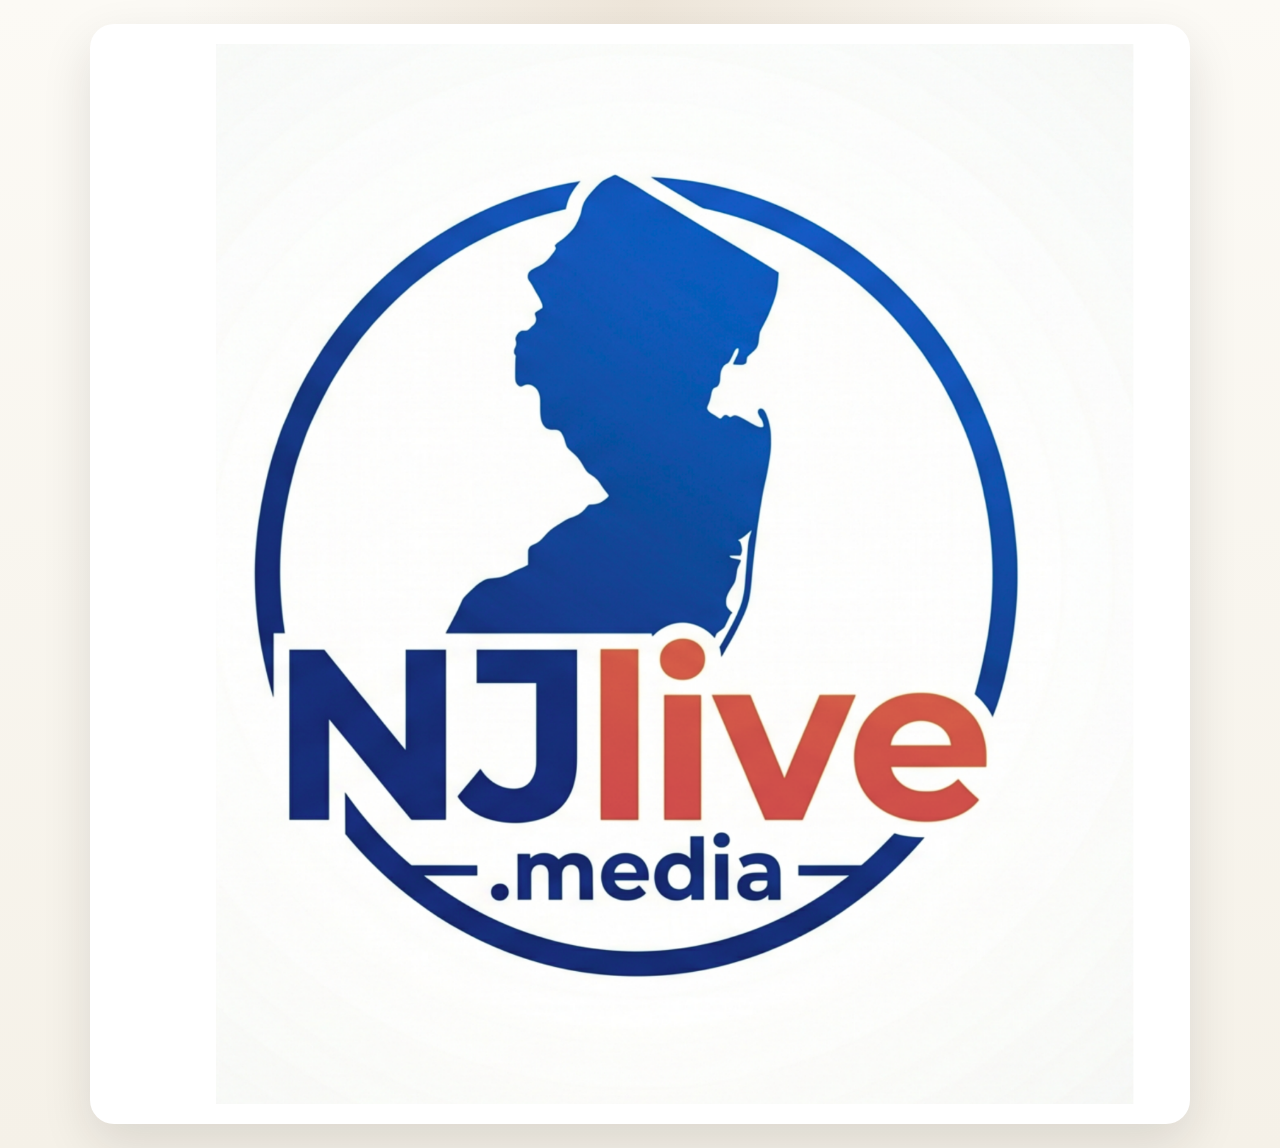
<file: index.html>
<!doctype html>
<html lang="en">
<head>
  <meta charset="utf-8">
  <meta name="viewport" content="width=device-width, initial-scale=1">
  <title>NJ Live Media</title>
  <style>
    :root {
      color-scheme: light;
      --bg: #f5f1e8;
      --card: #ffffff;
      --text: #1f1a17;
      --shadow: 0 20px 50px rgba(31, 26, 23, 0.12);
    }

    * {
      box-sizing: border-box;
    }

    body {
      margin: 0;
      min-height: 100vh;
      display: grid;
      place-items: center;
      background:
        radial-gradient(circle at top, rgba(173, 137, 93, 0.18), transparent 35%),
        linear-gradient(180deg, #fcfaf5 0%, var(--bg) 100%);
      color: var(--text);
      font-family: "Avenir Next", Avenir, "Segoe UI", sans-serif;
      padding: 24px;
    }

    main {
      width: min(100%, 1100px);
      background: var(--card);
      border-radius: 24px;
      padding: 20px;
      box-shadow: var(--shadow);
    }

    img {
      display: block;
      width: 100%;
      height: auto;
      border-radius: 16px;
    }
  </style>
</head>
<body>
  <main>
    <img src="NJ.png" alt="NJ Live Media pricing services">
  </main>
</body>
</html>
</file>
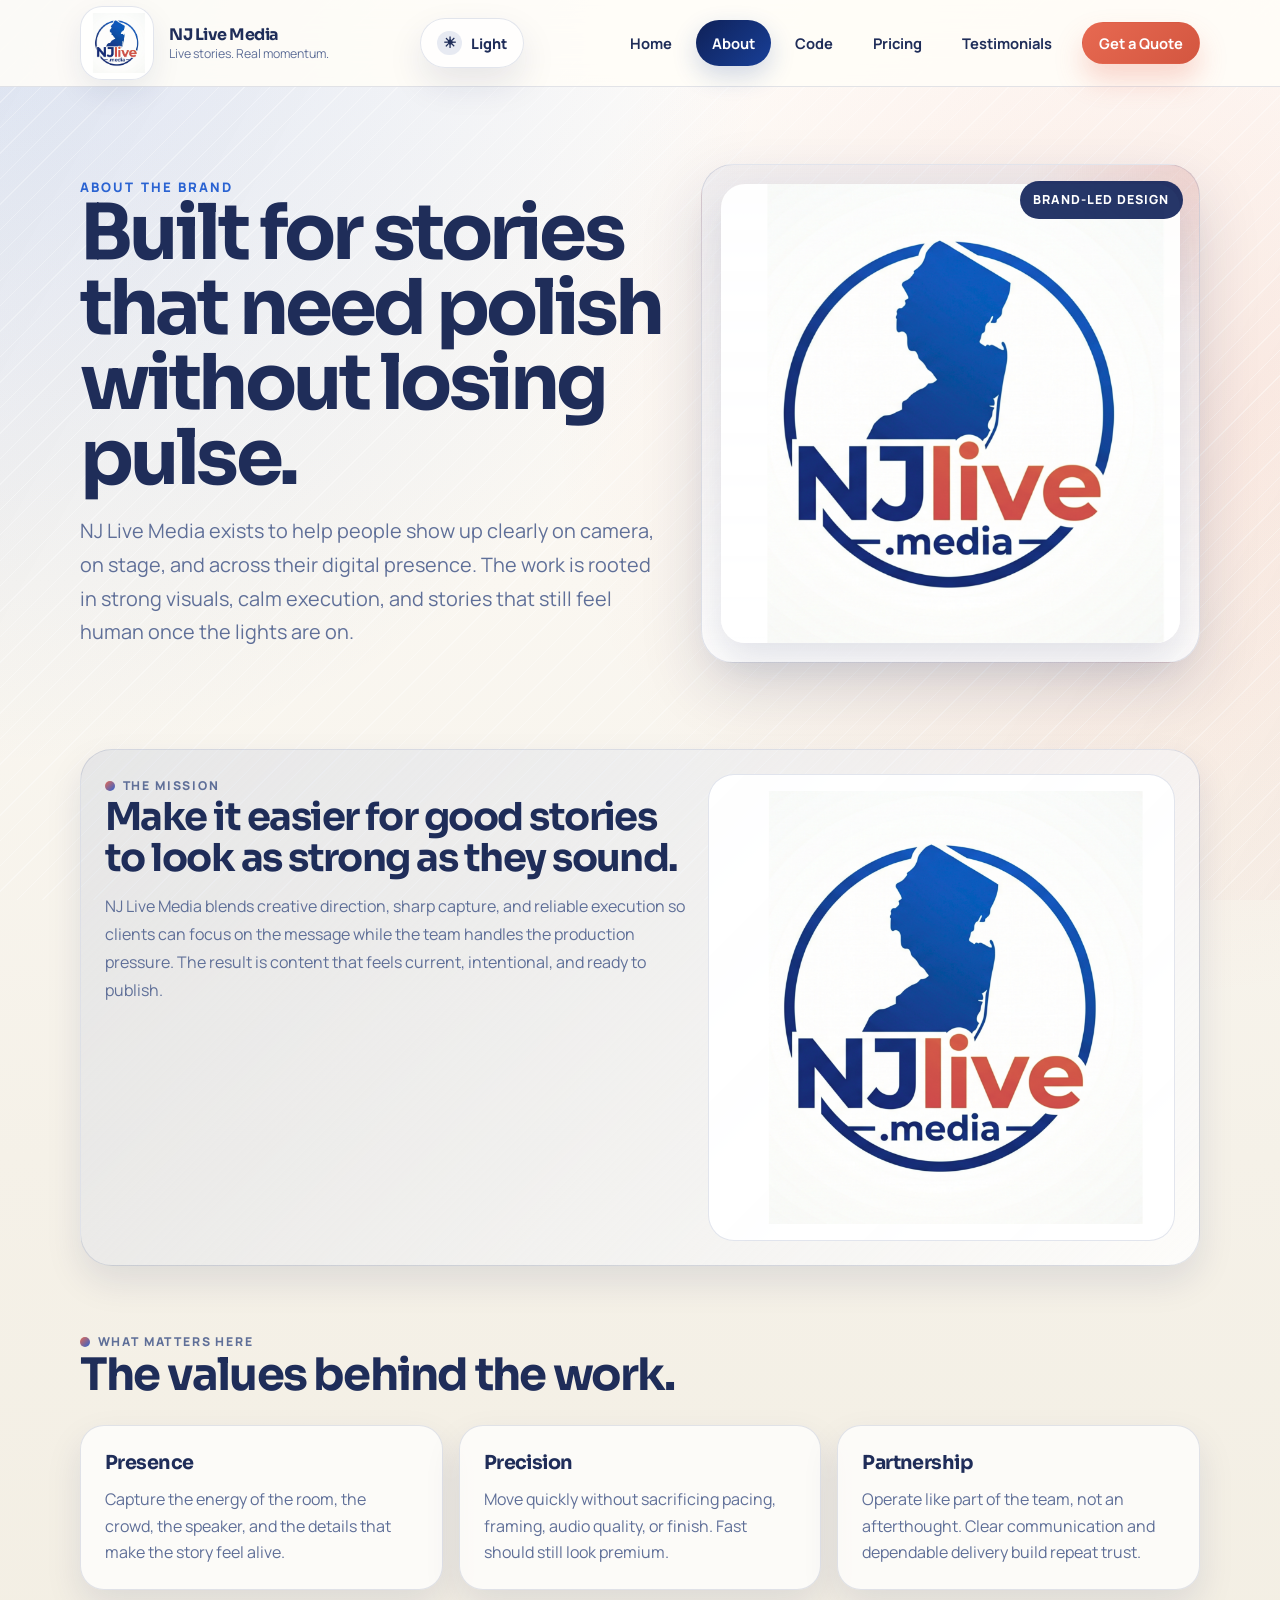
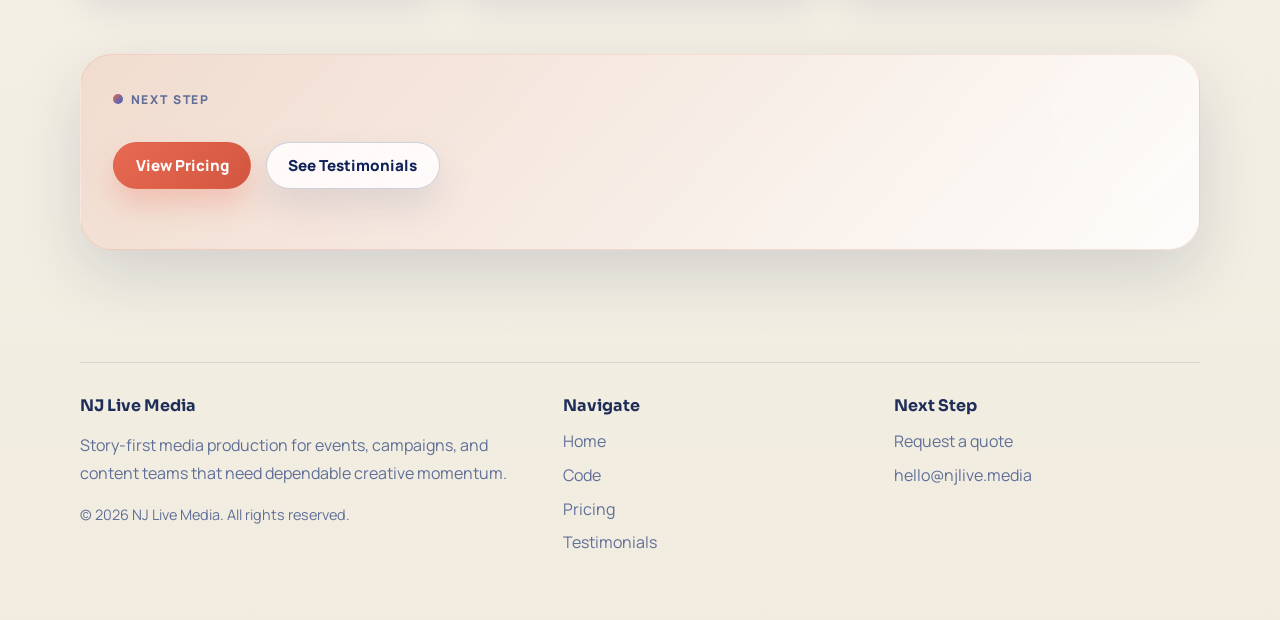
<file: About.html>
<!doctype html>
<html lang="en">
<head>
  <meta charset="utf-8">
  <meta name="viewport" content="width=device-width, initial-scale=1">
  <title>NJ Live Media | About</title>
  <meta name="description" content="Learn how NJ Live Media approaches live coverage, storytelling, and polished production partnerships.">
  <link rel="preconnect" href="https://fonts.googleapis.com">
  <link rel="preconnect" href="https://fonts.gstatic.com" crossorigin>
  <link href="https://fonts.googleapis.com/css2?family=Manrope:wght@400;500;700;800&amp;family=Sora:wght@500;600;700;800&amp;display=swap" rel="stylesheet">
  <script>
    try {
      const savedTheme = localStorage.getItem("nj-live-media-theme");
      const theme = savedTheme || (window.matchMedia("(prefers-color-scheme: dark)").matches ? "dark" : "light");
      document.documentElement.setAttribute("data-theme", theme);
    } catch (error) {}
  </script>
  <link rel="stylesheet" href="styles.css">
  <script src="site.js" defer></script>
</head>
<body>
  <div class="site-shell">
    <header class="site-header">
      <div class="container header-inner">
        <a class="brand" href="index.html">
          <span class="brand-image-wrap">
            <img class="brand-image" src="NJ-logo.png" alt="NJ Live Media logo">
          </span>
          <span>
            <span class="brand-name">NJ Live Media</span>
            <span class="brand-tag">Live stories. Real momentum.</span>
          </span>
        </a>
        <div class="header-actions">
          <button class="theme-toggle" type="button" aria-pressed="false" aria-label="Switch to dark mode">
            <span class="theme-toggle__icon" aria-hidden="true">☀</span>
            <span class="theme-toggle__label">Light</span>
          </button>
          <button class="nav-toggle" type="button" aria-expanded="false" aria-controls="site-nav">
            <span></span>
            <span></span>
            <span></span>
            <span class="sr-only">Toggle navigation</span>
          </button>
        </div>
        <nav class="site-nav" id="site-nav" aria-label="Primary">
          <a href="index.html">Home</a>
          <a href="About.html" aria-current="page">About</a>
          <a href="code.html">Code</a>
          <a href="Pricing.html">Pricing</a>
          <a href="testimonials.html">Testimonials</a>
          <a class="button button--primary nav-button" href="Pricing.html#contact">Get a Quote</a>
        </nav>
      </div>
    </header>

    <main class="page-main">
      <section class="hero">
        <div class="container hero-grid">
          <div class="hero-copy reveal">
            <p class="kicker">About the brand</p>
            <h1>Built for stories that need polish without losing pulse.</h1>
            <p class="lead">NJ Live Media exists to help people show up clearly on camera, on stage, and across their digital presence. The work is rooted in strong visuals, calm execution, and stories that still feel human once the lights are on.</p>
          </div>
          <div class="visual-card reveal" data-delay="2">
            <div class="floating-note">Brand-led design</div>
            <img src="NJ-logo.png" alt="NJ Live Media logo">
          </div>
        </div>
      </section>

      <section class="section">
        <div class="container split-panel">
          <div>
            <p class="eyebrow">The mission</p>
            <h2>Make it easier for good stories to look as strong as they sound.</h2>
            <p>NJ Live Media blends creative direction, sharp capture, and reliable execution so clients can focus on the message while the team handles the production pressure. The result is content that feels current, intentional, and ready to publish.</p>
          </div>
          <div class="logo-card">
            <img src="NJ-logo.png" alt="NJ Live Media wordmark">
          </div>
        </div>
      </section>

      <section class="section">
        <div class="container">
          <div class="section-heading">
            <div>
              <p class="eyebrow">What matters here</p>
              <h2>The values behind the work.</h2>
            </div>
          </div>
          <div class="grid-3">
            <article class="card reveal">
              <h3>Presence</h3>
              <p>Capture the energy of the room, the crowd, the speaker, and the details that make the story feel alive.</p>
            </article>
            <article class="card reveal" data-delay="2">
              <h3>Precision</h3>
              <p>Move quickly without sacrificing pacing, framing, audio quality, or finish. Fast should still look premium.</p>
            </article>
            <article class="card reveal" data-delay="3">
              <h3>Partnership</h3>
              <p>Operate like part of the team, not an afterthought. Clear communication and dependable delivery build repeat trust.</p>
            </article>
          </div>
        </div>
      </section>

      <section class="section">
        <div class="container">
          <div class="callout">
            <p class="eyebrow">Next step</p>
            <div class="hero-actions">
              <a class="button button--primary" href="Pricing.html">View Pricing</a>
              <a class="button button--secondary" href="testimonials.html">See Testimonials</a>
            </div>
          </div>
        </div>
      </section>
    </main>

    <footer class="footer">
      <div class="container footer-inner">
        <div>
          <strong>NJ Live Media</strong>
          <p>Story-first media production for events, campaigns, and content teams that need dependable creative momentum.</p>
          <p class="footer-note">&copy; <span data-year></span> NJ Live Media. All rights reserved.</p>
        </div>
        <div>
          <strong>Navigate</strong>
          <div class="footer-links">
            <a href="index.html">Home</a>
            <a href="code.html">Code</a>
            <a href="Pricing.html">Pricing</a>
            <a href="testimonials.html">Testimonials</a>
          </div>
        </div>
        <div>
          <strong>Next Step</strong>
          <div class="footer-links">
            <a href="Pricing.html#contact">Request a quote</a>
            <a href="mailto:hello@njlive.media?subject=NJ%20Live%20Media%20Inquiry">hello@njlive.media</a>
          </div>
        </div>
      </div>
    </footer>
  </div>
</body>
</html>
</file>
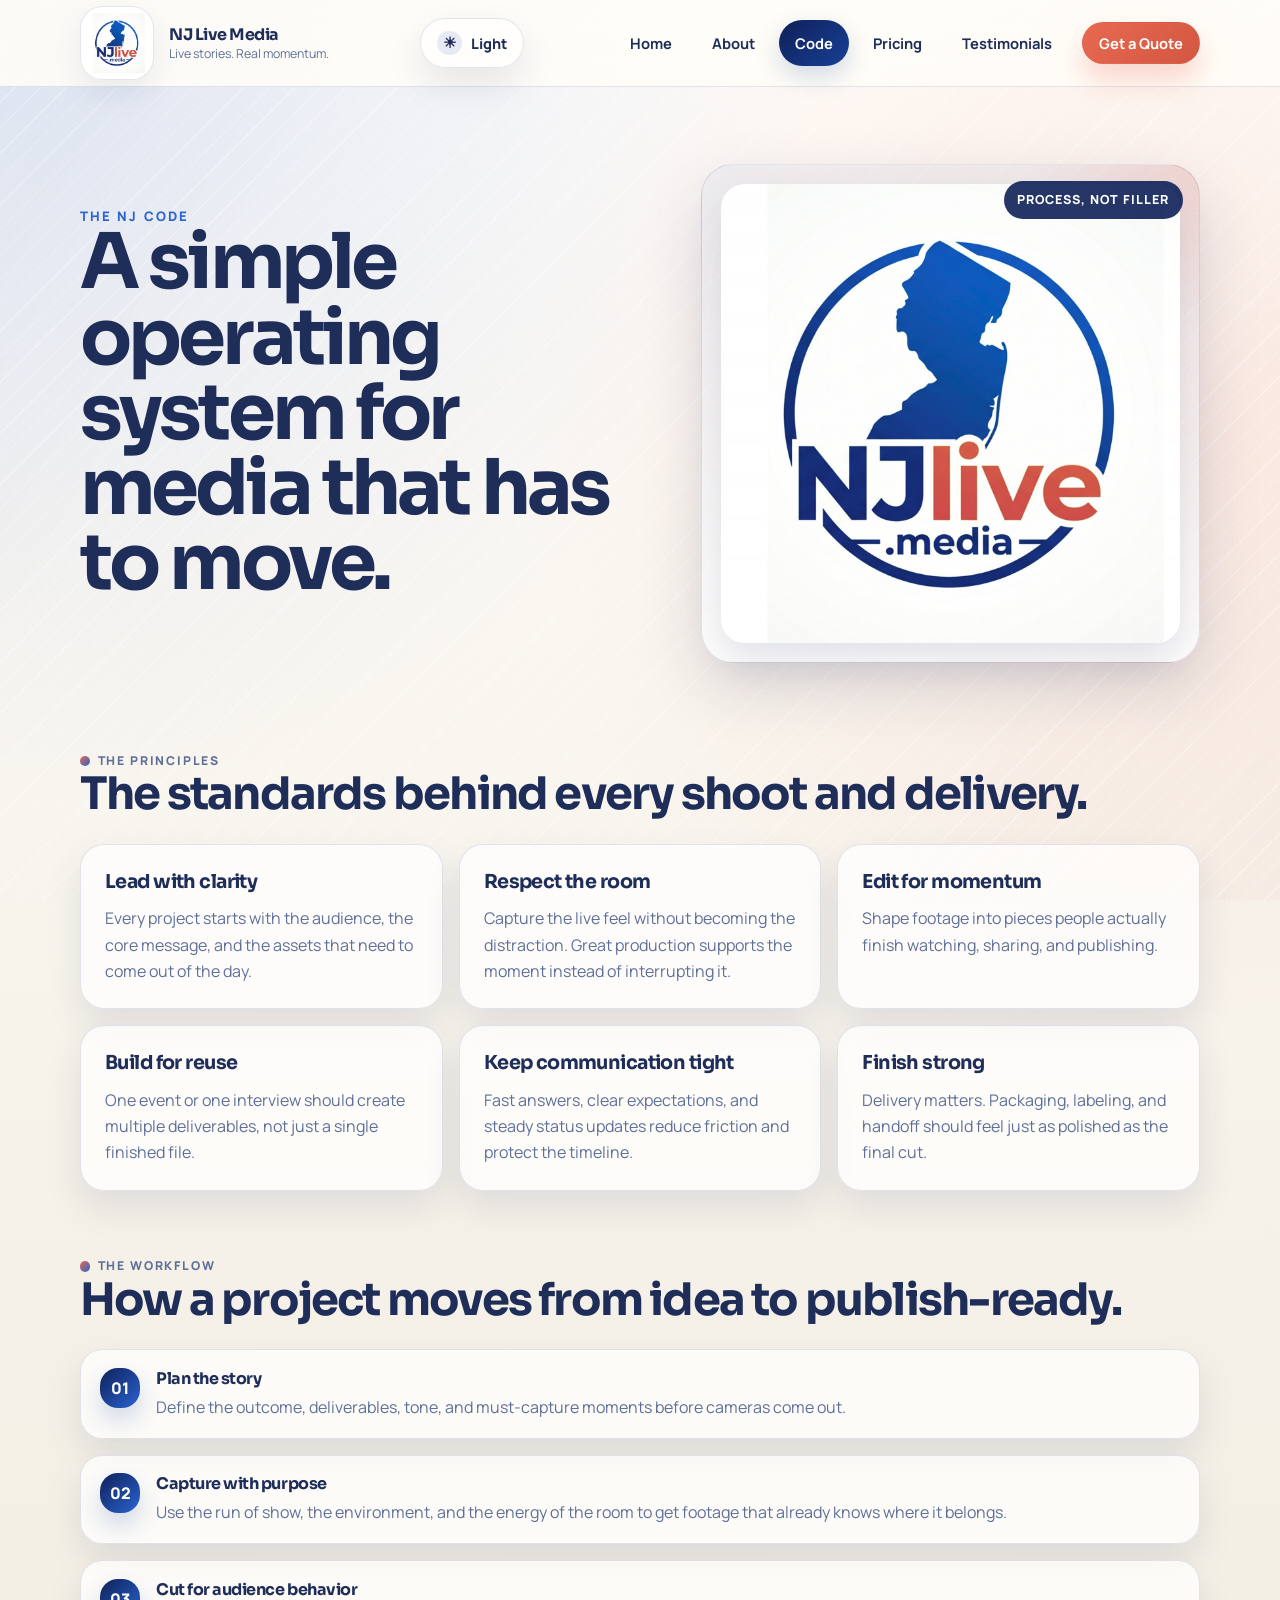
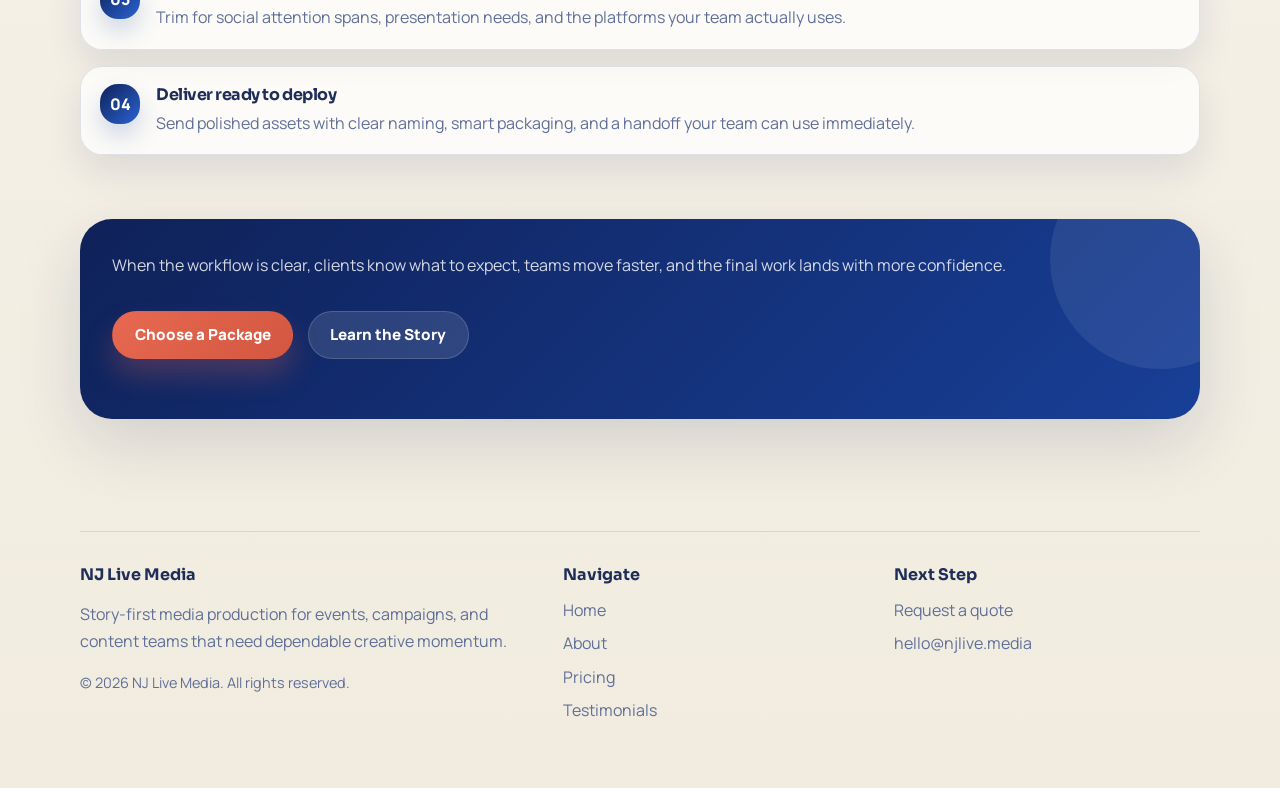
<file: code.html>
<!doctype html>
<html lang="en">
<head>
  <meta charset="utf-8">
  <meta name="viewport" content="width=device-width, initial-scale=1">
  <title>NJ Live Media | Code</title>
  <meta name="description" content="The NJ Code outlines how NJ Live Media plans, captures, edits, and delivers story-driven media work.">
  <link rel="preconnect" href="https://fonts.googleapis.com">
  <link rel="preconnect" href="https://fonts.gstatic.com" crossorigin>
  <link href="https://fonts.googleapis.com/css2?family=Manrope:wght@400;500;700;800&amp;family=Sora:wght@500;600;700;800&amp;display=swap" rel="stylesheet">
  <script>
    try {
      const savedTheme = localStorage.getItem("nj-live-media-theme");
      const theme = savedTheme || (window.matchMedia("(prefers-color-scheme: dark)").matches ? "dark" : "light");
      document.documentElement.setAttribute("data-theme", theme);
    } catch (error) {}
  </script>
  <link rel="stylesheet" href="styles.css">
  <script src="site.js" defer></script>
</head>
<body>
  <div class="site-shell">
    <header class="site-header">
      <div class="container header-inner">
        <a class="brand" href="index.html">
          <span class="brand-image-wrap">
            <img class="brand-image" src="NJ-logo.png" alt="NJ Live Media logo">
          </span>
          <span>
            <span class="brand-name">NJ Live Media</span>
            <span class="brand-tag">Live stories. Real momentum.</span>
          </span>
        </a>
        <div class="header-actions">
          <button class="theme-toggle" type="button" aria-pressed="false" aria-label="Switch to dark mode">
            <span class="theme-toggle__icon" aria-hidden="true">☀</span>
            <span class="theme-toggle__label">Light</span>
          </button>
          <button class="nav-toggle" type="button" aria-expanded="false" aria-controls="site-nav">
            <span></span>
            <span></span>
            <span></span>
            <span class="sr-only">Toggle navigation</span>
          </button>
        </div>
        <nav class="site-nav" id="site-nav" aria-label="Primary">
          <a href="index.html">Home</a>
          <a href="About.html">About</a>
          <a href="code.html" aria-current="page">Code</a>
          <a href="Pricing.html">Pricing</a>
          <a href="testimonials.html">Testimonials</a>
          <a class="button button--primary nav-button" href="Pricing.html#contact">Get a Quote</a>
        </nav>
      </div>
    </header>

    <main class="page-main">
      <section class="hero">
        <div class="container hero-grid">
          <div class="hero-copy reveal">
            <p class="kicker">The NJ Code</p>
            <h1>A simple operating system for media that has to move.</h1>
          </div>
          <div class="visual-card reveal" data-delay="2">
            <div class="floating-note">Process, not filler</div>
            <img src="NJ-logo.png" alt="NJ Live Media logo on the code page">
          </div>
        </div>
      </section>

      <section class="section">
        <div class="container">
          <div class="section-heading">
            <div>
              <p class="eyebrow">The principles</p>
              <h2>The standards behind every shoot and delivery.</h2>
            </div>
          </div>
          <div class="grid-3">
            <article class="card reveal">
              <h3>Lead with clarity</h3>
              <p>Every project starts with the audience, the core message, and the assets that need to come out of the day.</p>
            </article>
            <article class="card reveal" data-delay="2">
              <h3>Respect the room</h3>
              <p>Capture the live feel without becoming the distraction. Great production supports the moment instead of interrupting it.</p>
            </article>
            <article class="card reveal" data-delay="3">
              <h3>Edit for momentum</h3>
              <p>Shape footage into pieces people actually finish watching, sharing, and publishing.</p>
            </article>
            <article class="card reveal">
              <h3>Build for reuse</h3>
              <p>One event or one interview should create multiple deliverables, not just a single finished file.</p>
            </article>
            <article class="card reveal" data-delay="2">
              <h3>Keep communication tight</h3>
              <p>Fast answers, clear expectations, and steady status updates reduce friction and protect the timeline.</p>
            </article>
            <article class="card reveal" data-delay="3">
              <h3>Finish strong</h3>
              <p>Delivery matters. Packaging, labeling, and handoff should feel just as polished as the final cut.</p>
            </article>
          </div>
        </div>
      </section>

      <section class="section">
        <div class="container">
          <div class="section-heading">
            <div>
              <p class="eyebrow">The workflow</p>
              <h2>How a project moves from idea to publish-ready.</h2>
            </div>
          </div>
          <div class="process-list">
            <article class="process-step">
              <div class="process-number">01</div>
              <div>
                <strong>Plan the story</strong>
                <p>Define the outcome, deliverables, tone, and must-capture moments before cameras come out.</p>
              </div>
            </article>
            <article class="process-step">
              <div class="process-number">02</div>
              <div>
                <strong>Capture with purpose</strong>
                <p>Use the run of show, the environment, and the energy of the room to get footage that already knows where it belongs.</p>
              </div>
            </article>
            <article class="process-step">
              <div class="process-number">03</div>
              <div>
                <strong>Cut for audience behavior</strong>
                <p>Trim for social attention spans, presentation needs, and the platforms your team actually uses.</p>
              </div>
            </article>
            <article class="process-step">
              <div class="process-number">04</div>
              <div>
                <strong>Deliver ready to deploy</strong>
                <p>Send polished assets with clear naming, smart packaging, and a handoff your team can use immediately.</p>
              </div>
            </article>
          </div>
        </div>
      </section>

      <section class="section">
        <div class="container">
          <div class="band">
            <p>When the workflow is clear, clients know what to expect, teams move faster, and the final work lands with more confidence.</p>
            <div class="hero-actions">
              <a class="button button--primary" href="Pricing.html">Choose a Package</a>
              <a class="button button--secondary" href="About.html">Learn the Story</a>
            </div>
          </div>
        </div>
      </section>
    </main>

    <footer class="footer">
      <div class="container footer-inner">
        <div>
          <strong>NJ Live Media</strong>
          <p>Story-first media production for events, campaigns, and content teams that need dependable creative momentum.</p>
          <p class="footer-note">&copy; <span data-year></span> NJ Live Media. All rights reserved.</p>
        </div>
        <div>
          <strong>Navigate</strong>
          <div class="footer-links">
            <a href="index.html">Home</a>
            <a href="About.html">About</a>
            <a href="Pricing.html">Pricing</a>
            <a href="testimonials.html">Testimonials</a>
          </div>
        </div>
        <div>
          <strong>Next Step</strong>
          <div class="footer-links">
            <a href="Pricing.html#contact">Request a quote</a>
            <a href="mailto:hello@njlive.media?subject=NJ%20Live%20Media%20Inquiry">hello@njlive.media</a>
          </div>
        </div>
      </div>
    </footer>
  </div>
</body>
</html>
</file>
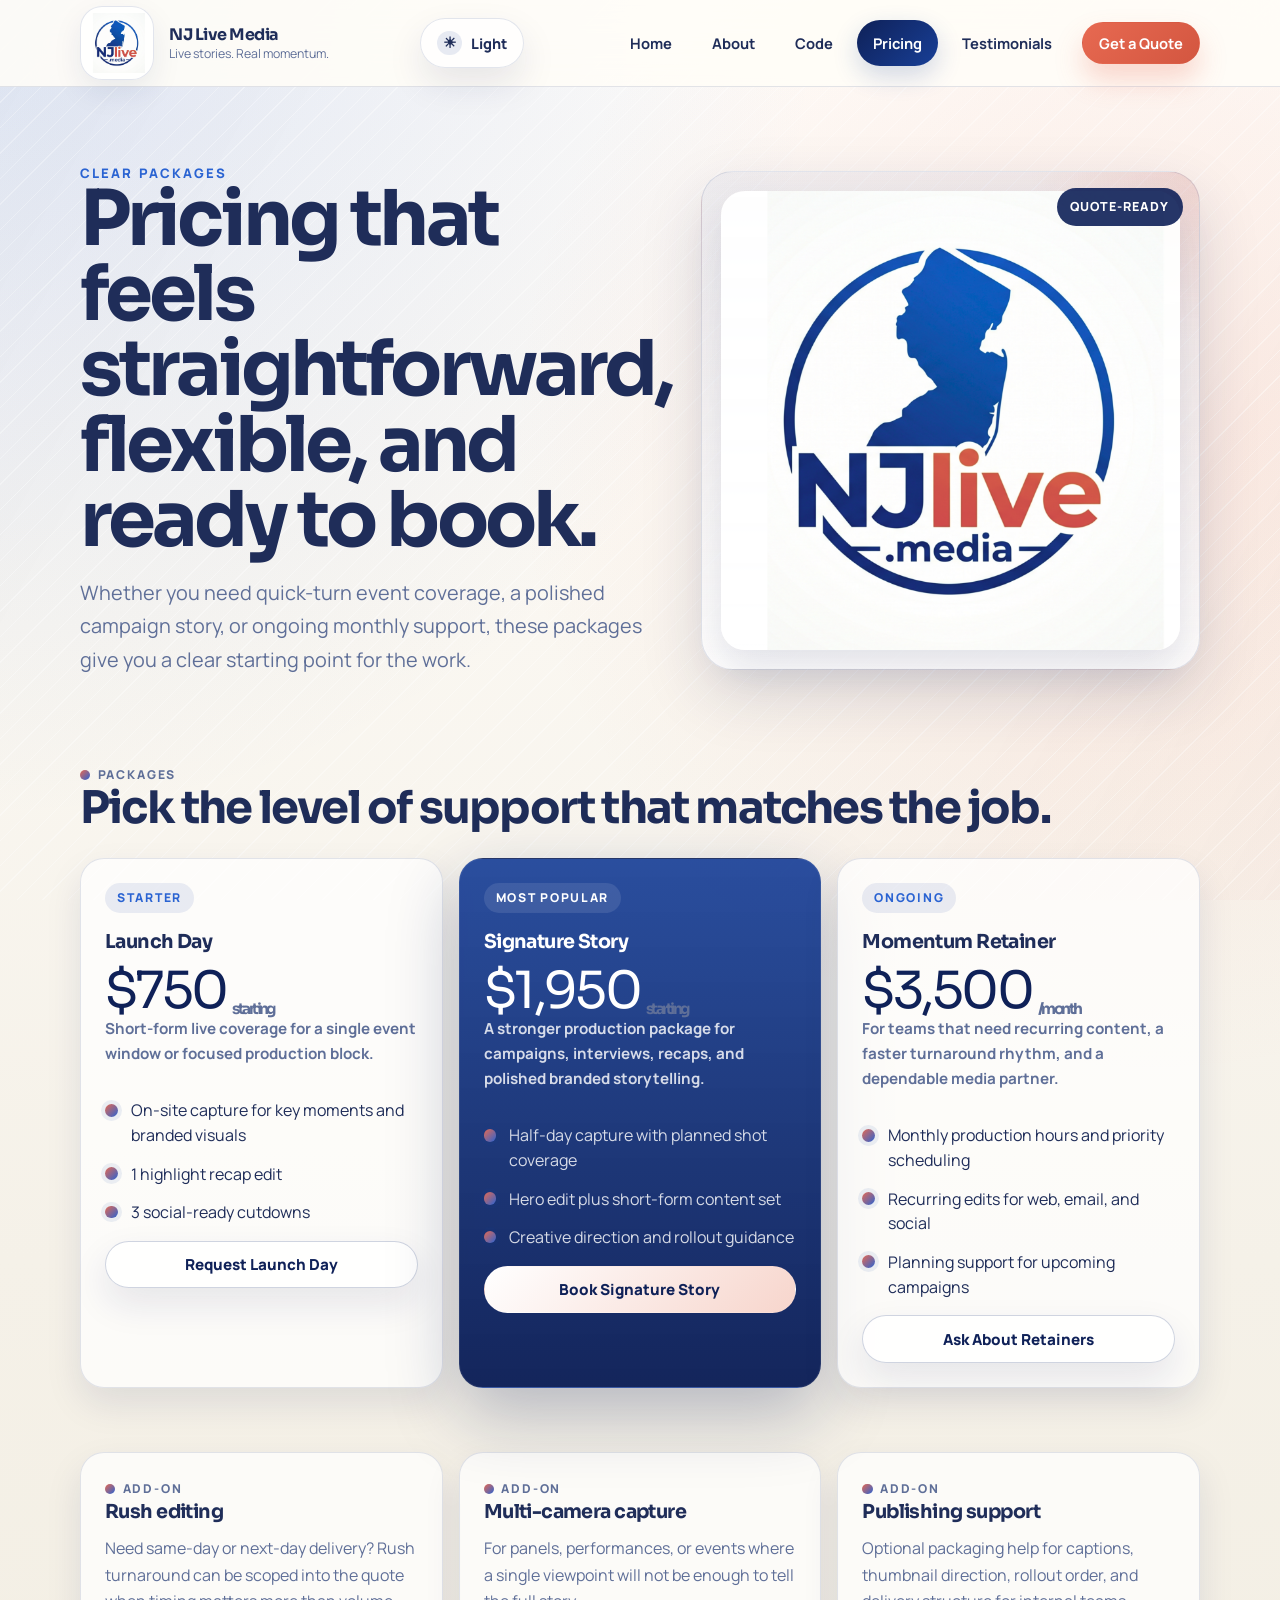
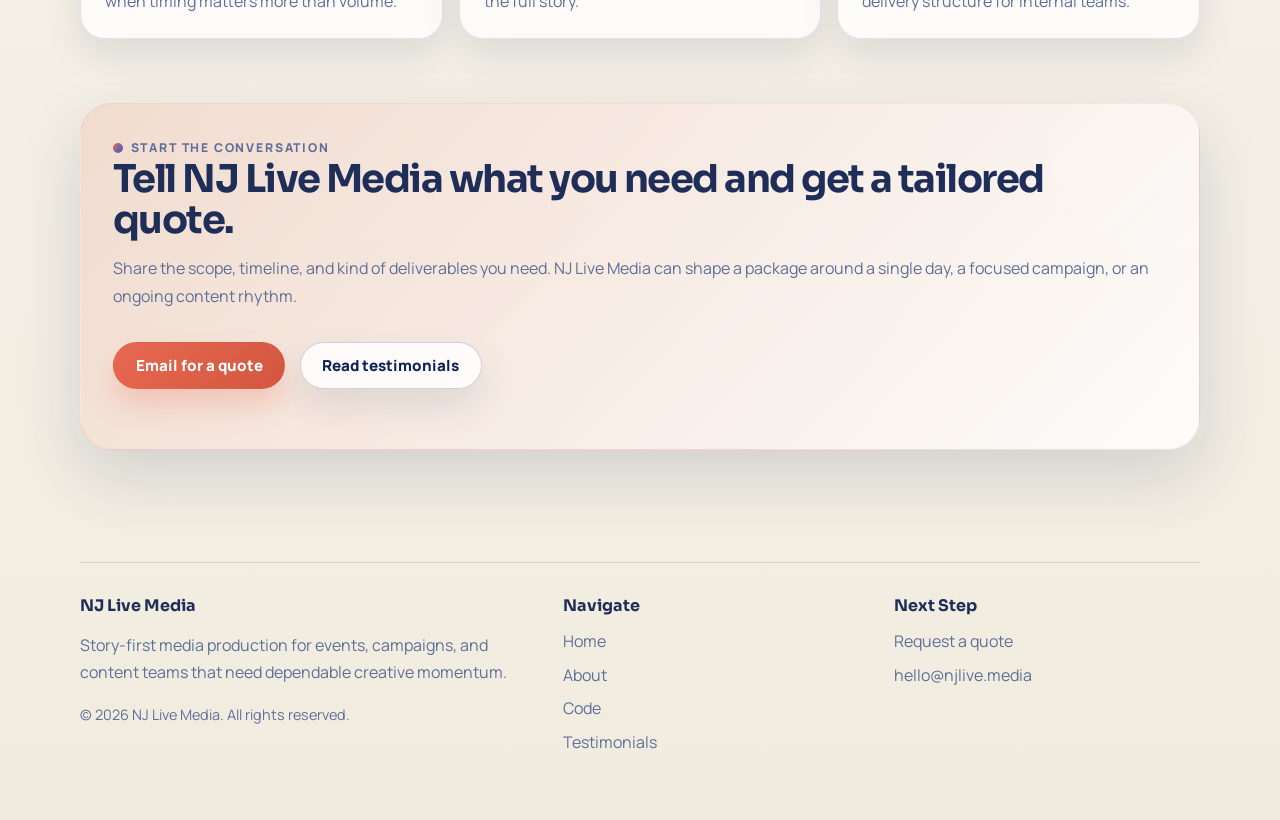
<file: Pricing.html>
<!doctype html>
<html lang="en">
<head>
  <meta charset="utf-8">
  <meta name="viewport" content="width=device-width, initial-scale=1">
  <title>NJ Live Media | Pricing</title>
  <meta name="description" content="Pricing and project packages for NJ Live Media live coverage, content production, and ongoing media support.">
  <link rel="preconnect" href="https://fonts.googleapis.com">
  <link rel="preconnect" href="https://fonts.gstatic.com" crossorigin>
  <link href="https://fonts.googleapis.com/css2?family=Manrope:wght@400;500;700;800&amp;family=Sora:wght@500;600;700;800&amp;display=swap" rel="stylesheet">
  <script>
    try {
      const savedTheme = localStorage.getItem("nj-live-media-theme");
      const theme = savedTheme || (window.matchMedia("(prefers-color-scheme: dark)").matches ? "dark" : "light");
      document.documentElement.setAttribute("data-theme", theme);
    } catch (error) {}
  </script>
  <link rel="stylesheet" href="styles.css">
  <script src="site.js" defer></script>
</head>
<body>
  <div class="site-shell">
    <header class="site-header">
      <div class="container header-inner">
        <a class="brand" href="index.html">
          <span class="brand-image-wrap">
            <img class="brand-image" src="NJ-logo.png" alt="NJ Live Media logo">
          </span>
          <span>
            <span class="brand-name">NJ Live Media</span>
            <span class="brand-tag">Live stories. Real momentum.</span>
          </span>
        </a>
        <div class="header-actions">
          <button class="theme-toggle" type="button" aria-pressed="false" aria-label="Switch to dark mode">
            <span class="theme-toggle__icon" aria-hidden="true">☀</span>
            <span class="theme-toggle__label">Light</span>
          </button>
          <button class="nav-toggle" type="button" aria-expanded="false" aria-controls="site-nav">
            <span></span>
            <span></span>
            <span></span>
            <span class="sr-only">Toggle navigation</span>
          </button>
        </div>
        <nav class="site-nav" id="site-nav" aria-label="Primary">
          <a href="index.html">Home</a>
          <a href="About.html">About</a>
          <a href="code.html">Code</a>
          <a href="Pricing.html" aria-current="page">Pricing</a>
          <a href="testimonials.html">Testimonials</a>
          <a class="button button--primary nav-button" href="#contact">Get a Quote</a>
        </nav>
      </div>
    </header>

    <main class="page-main">
      <section class="hero">
        <div class="container hero-grid">
          <div class="hero-copy reveal">
            <p class="kicker">Clear packages</p>
            <h1>Pricing that feels straightforward, flexible, and ready to book.</h1>
            <p class="lead">Whether you need quick-turn event coverage, a polished campaign story, or ongoing monthly support, these packages give you a clear starting point for the work.</p>
          </div>
          <div class="visual-card reveal" data-delay="2">
            <div class="floating-note">Quote-ready</div>
            <img src="NJ-logo.png" alt="NJ Live Media logo on pricing page">
          </div>
        </div>
      </section>

      <section class="section" id="plans">
        <div class="container">
          <div class="section-heading">
            <div>
              <p class="eyebrow">Packages</p>
              <h2>Pick the level of support that matches the job.</h2>
            </div>
          </div>
          <div class="grid-3">
            <article class="price-card reveal">
              <span class="plan-label">Starter</span>
              <div>
                <h3>Launch Day</h3>
                <div class="price">$750 <small>starting</small></div>
                <p class="price-meta">Short-form live coverage for a single event window or focused production block.</p>
              </div>
              <ul class="list-check">
                <li>On-site capture for key moments and branded visuals</li>
                <li>1 highlight recap edit</li>
                <li>3 social-ready cutdowns</li>
              </ul>
              <a class="button button--secondary" href="#contact">Request Launch Day</a>
            </article>

            <article class="price-card featured reveal" data-delay="2">
              <span class="plan-label">Most Popular</span>
              <div>
                <h3>Signature Story</h3>
                <div class="price">$1,950 <small>starting</small></div>
                <p class="price-meta">A stronger production package for campaigns, interviews, recaps, and polished branded storytelling.</p>
              </div>
              <ul class="list-check">
                <li>Half-day capture with planned shot coverage</li>
                <li>Hero edit plus short-form content set</li>
                <li>Creative direction and rollout guidance</li>
              </ul>
              <a class="button button--primary" href="#contact">Book Signature Story</a>
            </article>

            <article class="price-card reveal" data-delay="3">
              <span class="plan-label">Ongoing</span>
              <div>
                <h3>Momentum Retainer</h3>
                <div class="price">$3,500 <small>/ month</small></div>
                <p class="price-meta">For teams that need recurring content, a faster turnaround rhythm, and a dependable media partner.</p>
              </div>
              <ul class="list-check">
                <li>Monthly production hours and priority scheduling</li>
                <li>Recurring edits for web, email, and social</li>
                <li>Planning support for upcoming campaigns</li>
              </ul>
              <a class="button button--secondary" href="#contact">Ask About Retainers</a>
            </article>
          </div>
        </div>
      </section>

      <section class="section">
        <div class="container">
          <div class="grid-3">
            <article class="detail-card">
              <p class="eyebrow">Add-on</p>
              <h3>Rush editing</h3>
              <p>Need same-day or next-day delivery? Rush turnaround can be scoped into the quote when timing matters more than volume.</p>
            </article>
            <article class="detail-card">
              <p class="eyebrow">Add-on</p>
              <h3>Multi-camera capture</h3>
              <p>For panels, performances, or events where a single viewpoint will not be enough to tell the full story.</p>
            </article>
            <article class="detail-card">
              <p class="eyebrow">Add-on</p>
              <h3>Publishing support</h3>
              <p>Optional packaging help for captions, thumbnail direction, rollout order, and delivery structure for internal teams.</p>
            </article>
          </div>
        </div>
      </section>

      <section class="section" id="contact">
        <div class="container">
          <div class="callout">
            <p class="eyebrow">Start the conversation</p>
            <h2>Tell NJ Live Media what you need and get a tailored quote.</h2>
            <p>Share the scope, timeline, and kind of deliverables you need. NJ Live Media can shape a package around a single day, a focused campaign, or an ongoing content rhythm.</p>
            <div class="hero-actions">
              <a class="button button--primary" href="mailto:hello@njlive.media?subject=Quote%20Request%20for%20NJ%20Live%20Media">Email for a quote</a>
              <a class="button button--secondary" href="testimonials.html">Read testimonials</a>
            </div>
          </div>
        </div>
      </section>
    </main>

    <footer class="footer">
      <div class="container footer-inner">
        <div>
          <strong>NJ Live Media</strong>
          <p>Story-first media production for events, campaigns, and content teams that need dependable creative momentum.</p>
          <p class="footer-note">&copy; <span data-year></span> NJ Live Media. All rights reserved.</p>
        </div>
        <div>
          <strong>Navigate</strong>
          <div class="footer-links">
            <a href="index.html">Home</a>
            <a href="About.html">About</a>
            <a href="code.html">Code</a>
            <a href="testimonials.html">Testimonials</a>
          </div>
        </div>
        <div>
          <strong>Next Step</strong>
          <div class="footer-links">
            <a href="#contact">Request a quote</a>
            <a href="mailto:hello@njlive.media?subject=NJ%20Live%20Media%20Inquiry">hello@njlive.media</a>
          </div>
        </div>
      </div>
    </footer>
  </div>
</body>
</html>
</file>
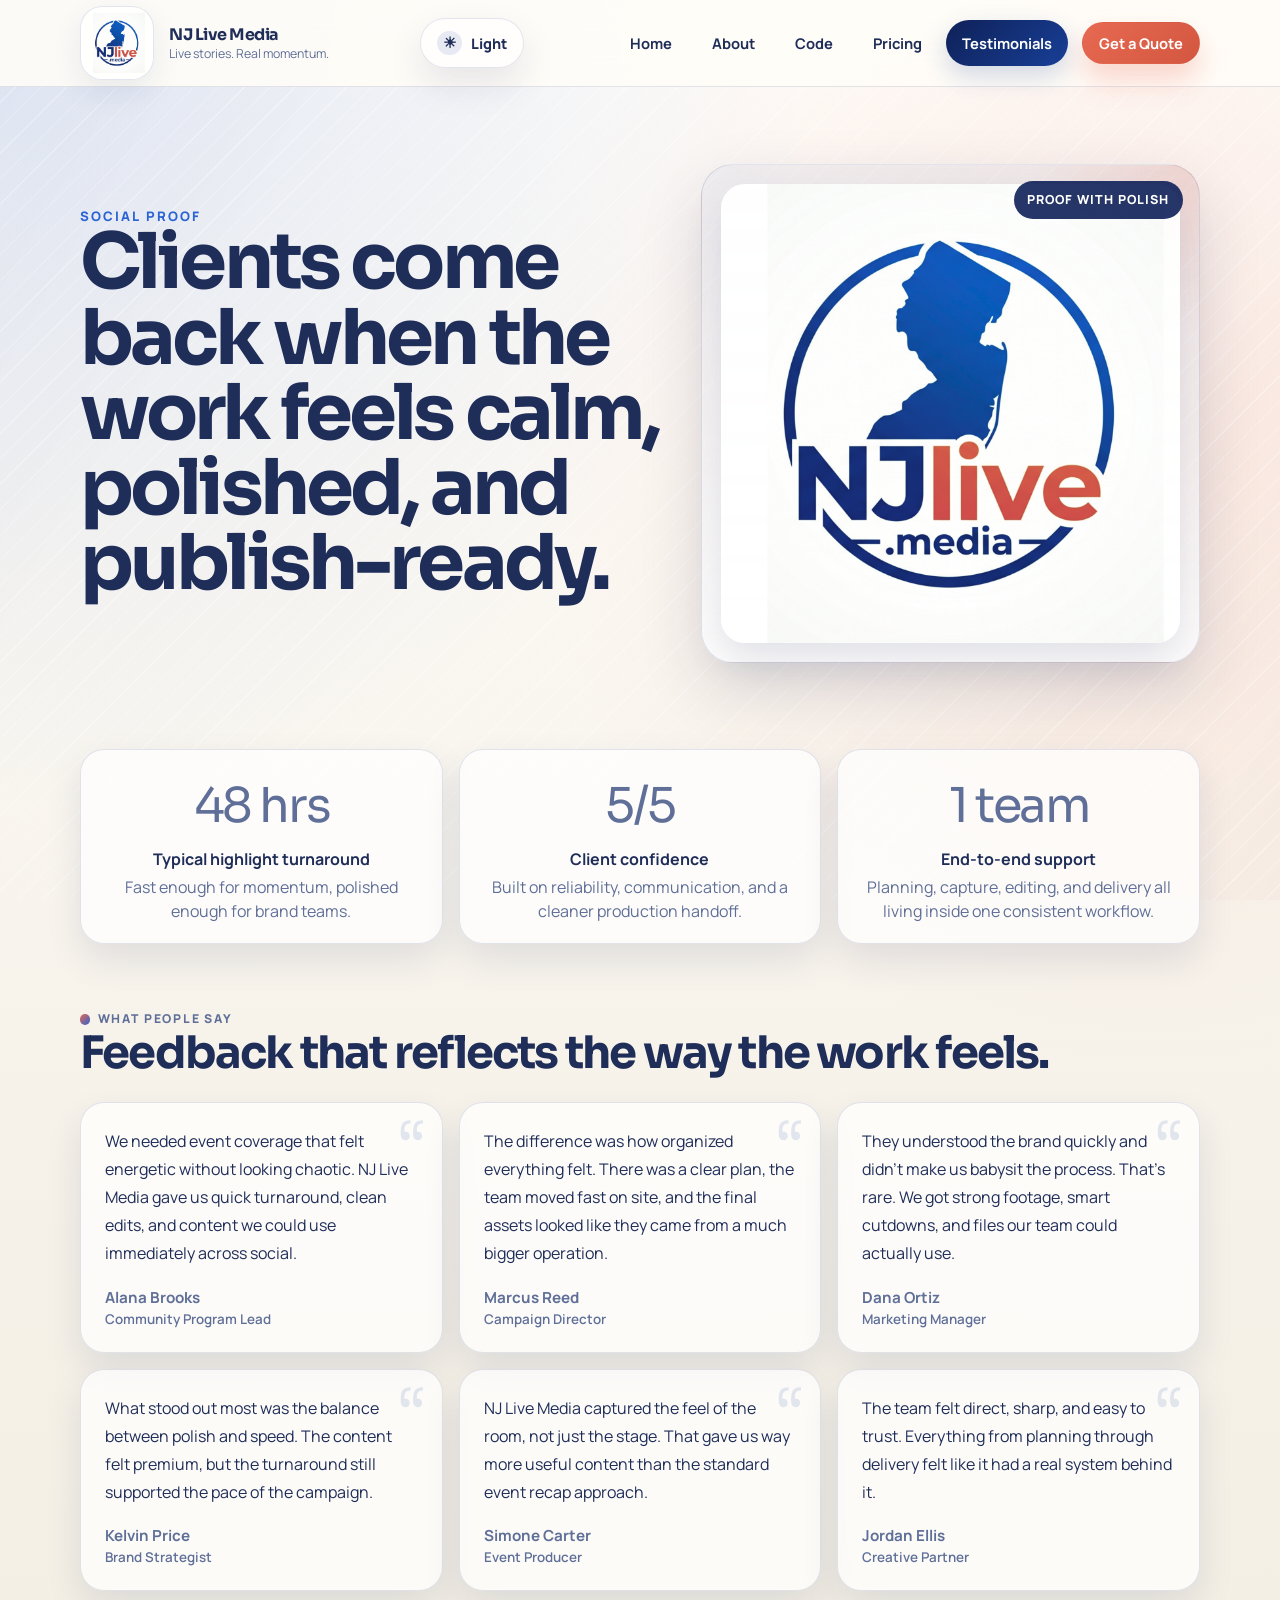
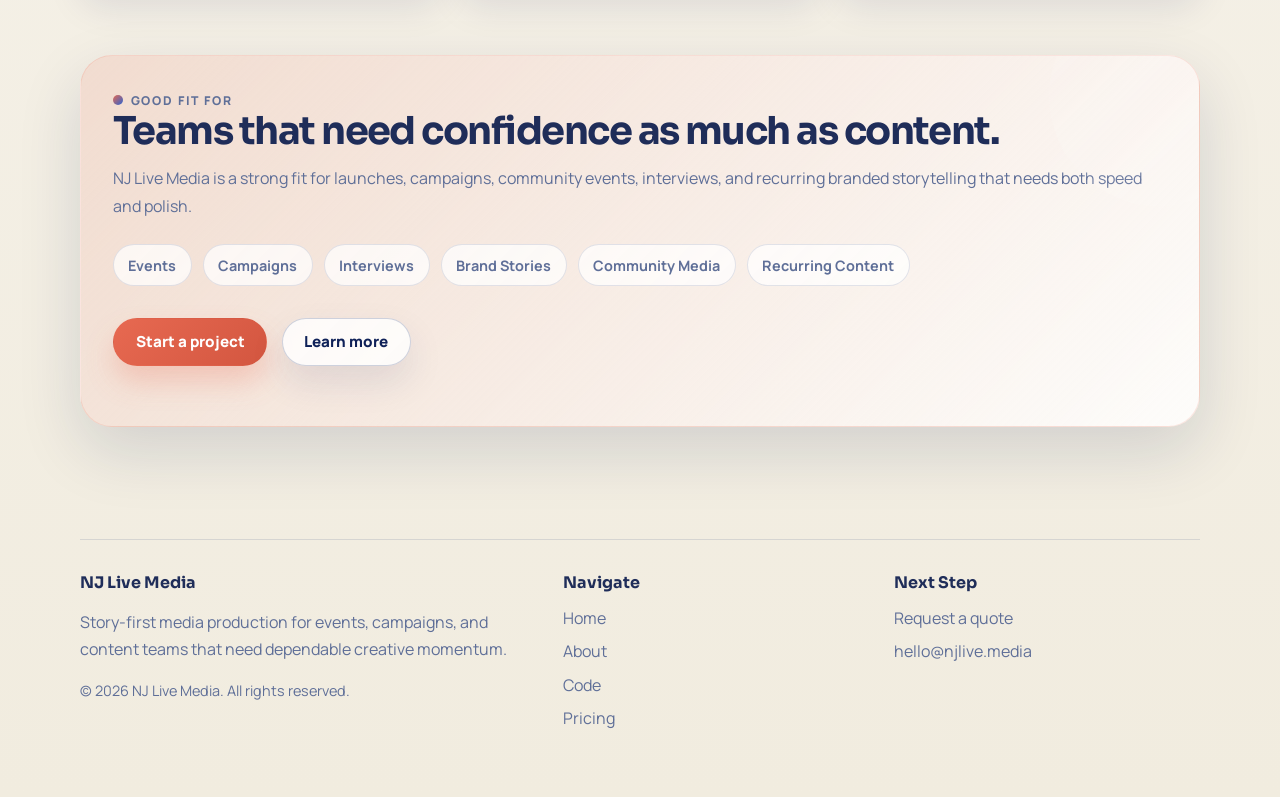
<file: testimonials.html>
<!doctype html>
<html lang="en">
<head>
  <meta charset="utf-8">
  <meta name="viewport" content="width=device-width, initial-scale=1">
  <title>NJ Live Media | Testimonials</title>
  <meta name="description" content="Testimonials and proof points for NJ Live Media clients who need polished, reliable content production.">
  <link rel="preconnect" href="https://fonts.googleapis.com">
  <link rel="preconnect" href="https://fonts.gstatic.com" crossorigin>
  <link href="https://fonts.googleapis.com/css2?family=Manrope:wght@400;500;700;800&amp;family=Sora:wght@500;600;700;800&amp;display=swap" rel="stylesheet">
  <script>
    try {
      const savedTheme = localStorage.getItem("nj-live-media-theme");
      const theme = savedTheme || (window.matchMedia("(prefers-color-scheme: dark)").matches ? "dark" : "light");
      document.documentElement.setAttribute("data-theme", theme);
    } catch (error) {}
  </script>
  <link rel="stylesheet" href="styles.css">
  <script src="site.js" defer></script>
</head>
<body>
  <div class="site-shell">
    <header class="site-header">
      <div class="container header-inner">
        <a class="brand" href="index.html">
          <span class="brand-image-wrap">
            <img class="brand-image" src="NJ-logo.png" alt="NJ Live Media logo">
          </span>
          <span>
            <span class="brand-name">NJ Live Media</span>
            <span class="brand-tag">Live stories. Real momentum.</span>
          </span>
        </a>
        <div class="header-actions">
          <button class="theme-toggle" type="button" aria-pressed="false" aria-label="Switch to dark mode">
            <span class="theme-toggle__icon" aria-hidden="true">☀</span>
            <span class="theme-toggle__label">Light</span>
          </button>
          <button class="nav-toggle" type="button" aria-expanded="false" aria-controls="site-nav">
            <span></span>
            <span></span>
            <span></span>
            <span class="sr-only">Toggle navigation</span>
          </button>
        </div>
        <nav class="site-nav" id="site-nav" aria-label="Primary">
          <a href="index.html">Home</a>
          <a href="About.html">About</a>
          <a href="code.html">Code</a>
          <a href="Pricing.html">Pricing</a>
          <a href="testimonials.html" aria-current="page">Testimonials</a>
          <a class="button button--primary nav-button" href="Pricing.html#contact">Get a Quote</a>
        </nav>
      </div>
    </header>

    <main class="page-main">
      <section class="hero">
        <div class="container hero-grid">
          <div class="hero-copy reveal">
            <p class="kicker">Social proof</p>
            <h1>Clients come back when the work feels calm, polished, and publish-ready.</h1>
          </div>
          <div class="visual-card reveal" data-delay="2">
            <div class="floating-note">Proof with polish</div>
            <img src="NJ-logo.png" alt="NJ Live Media logo on testimonials page">
          </div>
        </div>
      </section>

      <section class="section">
        <div class="container">
          <div class="grid-3">
            <article class="metric reveal">
              <span class="metric-value">48 hrs</span>
              <strong>Typical highlight turnaround</strong>
              <span>Fast enough for momentum, polished enough for brand teams.</span>
            </article>
            <article class="metric reveal" data-delay="2">
              <span class="metric-value">5/5</span>
              <strong>Client confidence</strong>
              <span>Built on reliability, communication, and a cleaner production handoff.</span>
            </article>
            <article class="metric reveal" data-delay="3">
              <span class="metric-value">1 team</span>
              <strong>End-to-end support</strong>
              <span>Planning, capture, editing, and delivery all living inside one consistent workflow.</span>
            </article>
          </div>
        </div>
      </section>

      <section class="section">
        <div class="container">
          <div class="section-heading">
            <div>
              <p class="eyebrow">What people say</p>
              <h2>Feedback that reflects the way the work feels.</h2>
            </div>
          </div>
          <div class="grid-3">
            <article class="testimonial reveal">
              <p>We needed event coverage that felt energetic without looking chaotic. NJ Live Media gave us quick turnaround, clean edits, and content we could use immediately across social.</p>
              <div class="testimonial-footer">
                Alana Brooks
                <span class="testimonial-role">Community Program Lead</span>
              </div>
            </article>
            <article class="testimonial reveal" data-delay="2">
              <p>The difference was how organized everything felt. There was a clear plan, the team moved fast on site, and the final assets looked like they came from a much bigger operation.</p>
              <div class="testimonial-footer">
                Marcus Reed
                <span class="testimonial-role">Campaign Director</span>
              </div>
            </article>
            <article class="testimonial reveal" data-delay="3">
              <p>They understood the brand quickly and didn’t make us babysit the process. That’s rare. We got strong footage, smart cutdowns, and files our team could actually use.</p>
              <div class="testimonial-footer">
                Dana Ortiz
                <span class="testimonial-role">Marketing Manager</span>
              </div>
            </article>
            <article class="testimonial reveal">
              <p>What stood out most was the balance between polish and speed. The content felt premium, but the turnaround still supported the pace of the campaign.</p>
              <div class="testimonial-footer">
                Kelvin Price
                <span class="testimonial-role">Brand Strategist</span>
              </div>
            </article>
            <article class="testimonial reveal" data-delay="2">
              <p>NJ Live Media captured the feel of the room, not just the stage. That gave us way more useful content than the standard event recap approach.</p>
              <div class="testimonial-footer">
                Simone Carter
                <span class="testimonial-role">Event Producer</span>
              </div>
            </article>
            <article class="testimonial reveal" data-delay="3">
              <p>The team felt direct, sharp, and easy to trust. Everything from planning through delivery felt like it had a real system behind it.</p>
              <div class="testimonial-footer">
                Jordan Ellis
                <span class="testimonial-role">Creative Partner</span>
              </div>
            </article>
          </div>
        </div>
      </section>

      <section class="section">
        <div class="container">
          <div class="callout">
            <p class="eyebrow">Good fit for</p>
            <h2>Teams that need confidence as much as content.</h2>
            <p>NJ Live Media is a strong fit for launches, campaigns, community events, interviews, and recurring branded storytelling that needs both speed and polish.</p>
            <div class="tag-cloud" style="margin-top: 1.5rem;">
              <span class="tag">Events</span>
              <span class="tag">Campaigns</span>
              <span class="tag">Interviews</span>
              <span class="tag">Brand Stories</span>
              <span class="tag">Community Media</span>
              <span class="tag">Recurring Content</span>
            </div>
            <div class="hero-actions">
              <a class="button button--primary" href="Pricing.html#contact">Start a project</a>
              <a class="button button--secondary" href="About.html">Learn more</a>
            </div>
          </div>
        </div>
      </section>
    </main>

    <footer class="footer">
      <div class="container footer-inner">
        <div>
          <strong>NJ Live Media</strong>
          <p>Story-first media production for events, campaigns, and content teams that need dependable creative momentum.</p>
          <p class="footer-note">&copy; <span data-year></span> NJ Live Media. All rights reserved.</p>
        </div>
        <div>
          <strong>Navigate</strong>
          <div class="footer-links">
            <a href="index.html">Home</a>
            <a href="About.html">About</a>
            <a href="code.html">Code</a>
            <a href="Pricing.html">Pricing</a>
          </div>
        </div>
        <div>
          <strong>Next Step</strong>
          <div class="footer-links">
            <a href="Pricing.html#contact">Request a quote</a>
            <a href="mailto:hello@njlive.media?subject=NJ%20Live%20Media%20Inquiry">hello@njlive.media</a>
          </div>
        </div>
      </div>
    </footer>
  </div>
</body>
</html>
</file>
<file: styles.css>
:root {
  color-scheme: light;
  --navy-deep: #0f2158;
  --navy: #183f97;
  --navy-soft: #2a63d2;
  --coral: #e76951;
  --coral-deep: #d35640;
  --paper: #f5f1e8;
  --paper-strong: #fffdf8;
  --sand: #e6ddcf;
  --ink: #1f2d59;
  --muted: #5f6f98;
  --line: rgba(19, 44, 107, 0.12);
  --line-strong: rgba(19, 44, 107, 0.2);
  --shadow: 0 24px 64px rgba(15, 33, 88, 0.14);
  --shadow-soft: 0 16px 36px rgba(15, 33, 88, 0.1);
  --radius-xl: 32px;
  --radius-lg: 24px;
  --radius-md: 18px;
  --max-width: 1120px;
  --page-background:
    radial-gradient(circle at top left, rgba(42, 99, 210, 0.14), transparent 30%),
    radial-gradient(circle at right 10% top 18%, rgba(231, 105, 81, 0.12), transparent 28%),
    linear-gradient(180deg, #fffdfa 0%, var(--paper) 52%, #f1ecdf 100%);
  --page-overlay:
    linear-gradient(120deg, rgba(24, 63, 151, 0.035), transparent 24%, transparent 76%, rgba(231, 105, 81, 0.04)),
    repeating-linear-gradient(
      135deg,
      rgba(255, 255, 255, 0.5) 0,
      rgba(255, 255, 255, 0.5) 1px,
      transparent 1px,
      transparent 18px
    );
  --header-bg: rgba(255, 253, 248, 0.88);
  --header-surface: rgba(255, 255, 255, 0.95);
  --header-surface-muted: rgba(255, 255, 255, 0.82);
  --surface: rgba(255, 255, 255, 0.72);
  --surface-strong: rgba(255, 255, 255, 0.94);
  --surface-accent: linear-gradient(180deg, rgba(24, 63, 151, 0.06), rgba(255, 255, 255, 0.88));
  --surface-split: linear-gradient(135deg, rgba(24, 63, 151, 0.08), rgba(255, 255, 255, 0.78));
  --surface-callout: linear-gradient(135deg, rgba(231, 105, 81, 0.14), rgba(255, 255, 255, 0.84));
  --surface-callout-border: rgba(231, 105, 81, 0.15);
  --nav-hover: rgba(24, 63, 151, 0.08);
  --tag-bg: rgba(255, 255, 255, 0.72);
  --floating-note-bg: rgba(15, 33, 88, 0.9);
  --floating-note-color: #fff;
}

html[data-theme="dark"] {
  color-scheme: dark;
  --paper: #091126;
  --paper-strong: #0d1936;
  --sand: #12203d;
  --ink: #eff3ff;
  --muted: #aab7d7;
  --line: rgba(164, 185, 235, 0.16);
  --line-strong: rgba(164, 185, 235, 0.28);
  --shadow: 0 28px 72px rgba(0, 0, 0, 0.36);
  --shadow-soft: 0 16px 42px rgba(0, 0, 0, 0.26);
  --page-background:
    radial-gradient(circle at top left, rgba(42, 99, 210, 0.28), transparent 34%),
    radial-gradient(circle at right 12% top 16%, rgba(231, 105, 81, 0.18), transparent 24%),
    linear-gradient(180deg, #071022 0%, #0a1630 48%, #0e1c3d 100%);
  --page-overlay:
    linear-gradient(120deg, rgba(138, 169, 245, 0.06), transparent 24%, transparent 76%, rgba(231, 105, 81, 0.08)),
    repeating-linear-gradient(
      135deg,
      rgba(255, 255, 255, 0.04) 0,
      rgba(255, 255, 255, 0.04) 1px,
      transparent 1px,
      transparent 18px
    );
  --header-bg: rgba(7, 16, 34, 0.88);
  --header-surface: rgba(13, 25, 54, 0.92);
  --header-surface-muted: rgba(13, 25, 54, 0.82);
  --surface: rgba(10, 22, 48, 0.82);
  --surface-strong: rgba(13, 25, 54, 0.94);
  --surface-accent: linear-gradient(180deg, rgba(42, 99, 210, 0.14), rgba(10, 22, 48, 0.94));
  --surface-split: linear-gradient(135deg, rgba(24, 63, 151, 0.32), rgba(13, 25, 54, 0.9));
  --surface-callout: linear-gradient(135deg, rgba(231, 105, 81, 0.18), rgba(13, 25, 54, 0.96));
  --surface-callout-border: rgba(231, 105, 81, 0.28);
  --nav-hover: rgba(138, 169, 245, 0.14);
  --tag-bg: rgba(13, 25, 54, 0.88);
  --floating-note-bg: rgba(239, 243, 255, 0.12);
  --floating-note-color: #eff3ff;
}

* {
  box-sizing: border-box;
}

html {
  scroll-behavior: smooth;
}

body {
  margin: 0;
  min-height: 100vh;
  color: var(--ink);
  font-family: "Manrope", "Segoe UI", sans-serif;
  background: var(--page-background);
}

body::before {
  content: "";
  position: fixed;
  inset: 0;
  background: var(--page-overlay);
  pointer-events: none;
  opacity: 0.7;
}

a {
  color: inherit;
  text-decoration: none;
}

img {
  display: block;
  max-width: 100%;
}

.sr-only {
  position: absolute;
  width: 1px;
  height: 1px;
  padding: 0;
  margin: -1px;
  overflow: hidden;
  clip: rect(0, 0, 0, 0);
  white-space: nowrap;
  border: 0;
}

.container {
  width: min(var(--max-width), calc(100% - 2rem));
  margin: 0 auto;
}

.site-shell {
  position: relative;
  isolation: isolate;
}

.site-header {
  position: sticky;
  top: 0;
  z-index: 20;
  backdrop-filter: blur(20px);
  background: var(--header-bg);
  border-bottom: 1px solid var(--line);
}

.header-inner {
  display: flex;
  align-items: center;
  justify-content: space-between;
  gap: 1.5rem;
  min-height: 86px;
  position: relative;
}

.header-actions {
  display: flex;
  align-items: center;
  gap: 0.75rem;
}

.brand {
  display: flex;
  align-items: center;
  gap: 0.95rem;
  min-width: 0;
}

.brand-image-wrap {
  flex: 0 0 74px;
  width: 74px;
  padding: 0.35rem;
  background: var(--header-surface);
  border: 1px solid var(--line);
  border-radius: 22px;
  box-shadow: 0 12px 30px rgba(15, 33, 88, 0.08);
}

.brand-image {
  width: 100%;
  height: auto;
}

.brand-name,
.brand-tag {
  display: block;
}

.brand-name {
  font-family: "Sora", "Segoe UI", sans-serif;
  font-size: 1rem;
  font-weight: 700;
  letter-spacing: -0.03em;
}

.brand-tag {
  color: var(--muted);
  font-size: 0.77rem;
}

.site-nav {
  display: flex;
  align-items: center;
  gap: 0.5rem;
}

.site-nav a {
  padding: 0.8rem 1rem;
  border-radius: 999px;
  font-weight: 700;
  font-size: 0.92rem;
  transition: background-color 180ms ease, color 180ms ease, transform 180ms ease, box-shadow 180ms ease;
}

.site-nav a:hover,
.site-nav a:focus-visible {
  background: var(--nav-hover);
  outline: none;
  transform: translateY(-1px);
}

.site-nav a[aria-current="page"] {
  color: #fff;
  background: linear-gradient(135deg, var(--navy-deep), var(--navy));
  box-shadow: 0 10px 26px rgba(24, 63, 151, 0.2);
}

.nav-button.button {
  margin-left: 0.35rem;
}

.nav-toggle {
  display: none;
  width: 50px;
  height: 50px;
  padding: 0;
  border: 1px solid var(--line);
  border-radius: 18px;
  background: var(--header-surface-muted);
  align-items: center;
  justify-content: center;
  flex-direction: column;
  gap: 5px;
  cursor: pointer;
  box-shadow: var(--shadow-soft);
  transition: transform 180ms ease, background-color 180ms ease, border-color 180ms ease;
}

.nav-toggle span {
  width: 18px;
  height: 2px;
  border-radius: 999px;
  background: currentColor;
}

.nav-toggle,
.theme-toggle {
  color: var(--ink);
}

.theme-toggle {
  display: inline-flex;
  align-items: center;
  gap: 0.55rem;
  min-height: 50px;
  padding: 0 1rem;
  border: 1px solid var(--line);
  border-radius: 999px;
  background: var(--header-surface-muted);
  box-shadow: var(--shadow-soft);
  font: inherit;
  font-size: 0.9rem;
  font-weight: 800;
  cursor: pointer;
  transition: transform 180ms ease, background-color 180ms ease, border-color 180ms ease, color 180ms ease;
}

.theme-toggle:hover,
.theme-toggle:focus-visible,
.nav-toggle:hover,
.nav-toggle:focus-visible {
  transform: translateY(-1px);
  outline: none;
}

.theme-toggle__icon {
  display: inline-grid;
  place-items: center;
  width: 1.55rem;
  height: 1.55rem;
  border-radius: 999px;
  background: rgba(24, 63, 151, 0.1);
  font-size: 0.95rem;
  line-height: 1;
}

.nav-toggle[aria-expanded="true"] span:nth-child(1) {
  transform: translateY(7px) rotate(45deg);
}

.nav-toggle[aria-expanded="true"] span:nth-child(2) {
  opacity: 0;
}

.nav-toggle[aria-expanded="true"] span:nth-child(3) {
  transform: translateY(-7px) rotate(-45deg);
}

.button {
  display: inline-flex;
  align-items: center;
  justify-content: center;
  gap: 0.55rem;
  padding: 0.95rem 1.35rem;
  border-radius: 999px;
  font-weight: 800;
  font-size: 0.95rem;
  line-height: 1;
  border: 1px solid transparent;
  transition: transform 180ms ease, box-shadow 180ms ease, background-color 180ms ease, border-color 180ms ease;
}

.button:hover,
.button:focus-visible {
  transform: translateY(-2px);
  outline: none;
}

.button--primary {
  color: #fff;
  background: linear-gradient(135deg, var(--coral), var(--coral-deep));
  box-shadow: 0 16px 28px rgba(231, 105, 81, 0.26);
}

.button--secondary {
  background: var(--header-surface-muted);
  border-color: var(--line-strong);
  color: var(--navy-deep);
  box-shadow: var(--shadow-soft);
}

.page-main {
  padding-bottom: 4rem;
}

.hero {
  padding: 4.8rem 0 3.4rem;
}

.hero-grid {
  display: grid;
  grid-template-columns: minmax(0, 1.08fr) minmax(320px, 0.92fr);
  align-items: center;
  gap: 2.2rem;
}

.hero-copy h1 {
  margin: 0 0 1.1rem;
  font-family: "Sora", "Segoe UI", sans-serif;
  font-size: clamp(2.7rem, 6vw, 5.2rem);
  line-height: 0.98;
  letter-spacing: -0.05em;
}

.hero-copy p {
  margin: 0;
}

.kicker {
  margin-bottom: 1rem;
  color: var(--navy-soft);
  font-size: 0.82rem;
  font-weight: 800;
  letter-spacing: 0.16em;
  text-transform: uppercase;
}

.lead {
  max-width: 44rem;
  color: var(--muted);
  font-size: clamp(1.05rem, 2.4vw, 1.24rem);
  line-height: 1.7;
}

.hero-actions {
  display: flex;
  flex-wrap: wrap;
  gap: 0.9rem;
  margin: 2rem 0 1.75rem;
}

.stat-row,
.grid-2,
.grid-3,
.grid-4,
.logo-stack {
  display: grid;
  gap: 1rem;
}

.stat-row {
  grid-template-columns: repeat(3, minmax(0, 1fr));
}

.stat,
.card,
.metric,
.testimonial,
.price-card,
.detail-card {
  background: var(--surface);
  border: 1px solid var(--line);
  border-radius: var(--radius-lg);
  box-shadow: var(--shadow-soft);
}

.stat,
.metric {
  padding: 1.15rem;
}

.stat strong,
.metric strong {
  display: block;
  margin-bottom: 0.3rem;
  font-size: 1rem;
}

.stat span,
.metric span {
  display: block;
  color: var(--muted);
  line-height: 1.55;
}

.visual-card {
  position: relative;
  padding: 1.2rem;
  background:
    radial-gradient(circle at top right, rgba(231, 105, 81, 0.16), transparent 24%),
    var(--surface-accent);
  border: 1px solid var(--line);
  border-radius: var(--radius-xl);
  box-shadow: var(--shadow);
}

.visual-card img {
  width: 100%;
  border-radius: 24px;
  background: var(--surface-strong);
  box-shadow: 0 18px 38px rgba(15, 33, 88, 0.12);
}

.floating-note {
  position: absolute;
  top: 1rem;
  right: 1rem;
  padding: 0.65rem 0.85rem;
  border-radius: 999px;
  background: var(--floating-note-bg);
  color: var(--floating-note-color);
  font-size: 0.78rem;
  font-weight: 800;
  letter-spacing: 0.08em;
  text-transform: uppercase;
}

.logo-caption {
  margin: 1rem 0 0;
  color: var(--muted);
  line-height: 1.6;
}

.section {
  padding: 2rem 0 0;
}

.section + .section {
  padding-top: 4rem;
}

.section-heading {
  display: flex;
  justify-content: space-between;
  align-items: end;
  gap: 1.5rem;
  margin-bottom: 1.6rem;
}

.section-heading h2 {
  margin: 0;
  font-family: "Sora", "Segoe UI", sans-serif;
  font-size: clamp(1.9rem, 3.5vw, 3rem);
  line-height: 1.05;
  letter-spacing: -0.04em;
}

.section-heading p {
  margin: 0;
  max-width: 40rem;
  color: var(--muted);
  line-height: 1.7;
}

.grid-2 {
  grid-template-columns: repeat(2, minmax(0, 1fr));
}

.grid-3 {
  grid-template-columns: repeat(3, minmax(0, 1fr));
}

.grid-4 {
  grid-template-columns: repeat(4, minmax(0, 1fr));
}

.card,
.detail-card,
.testimonial,
.price-card {
  padding: 1.5rem;
}

.card h3,
.detail-card h3,
.price-card h3,
.testimonial h3 {
  margin: 0 0 0.7rem;
  font-family: "Sora", "Segoe UI", sans-serif;
  font-size: 1.2rem;
  letter-spacing: -0.03em;
}

.card p,
.detail-card p,
.price-card p {
  margin: 0;
  color: var(--muted);
  line-height: 1.65;
}

.eyebrow {
  display: inline-flex;
  align-items: center;
  gap: 0.45rem;
  margin-bottom: 0.9rem;
  color: var(--coral-deep);
  font-size: 0.76rem;
  font-weight: 800;
  letter-spacing: 0.15em;
  text-transform: uppercase;
}

.eyebrow::before {
  content: "";
  width: 0.65rem;
  height: 0.65rem;
  border-radius: 999px;
  background: linear-gradient(135deg, var(--coral), var(--navy-soft));
}

.split-panel {
  display: grid;
  grid-template-columns: minmax(0, 1fr) minmax(260px, 0.8fr);
  gap: 1.2rem;
  padding: 1.5rem;
  border-radius: var(--radius-xl);
  background: var(--surface-split);
  border: 1px solid var(--line);
  box-shadow: var(--shadow-soft);
}

.split-panel h2,
.band h2,
.callout h2 {
  margin: 0 0 0.75rem;
  font-family: "Sora", "Segoe UI", sans-serif;
  font-size: clamp(1.8rem, 3vw, 2.8rem);
  letter-spacing: -0.04em;
  line-height: 1.08;
}

.split-panel p,
.band p,
.callout p {
  margin: 0;
  color: var(--muted);
  line-height: 1.75;
}

.logo-card {
  padding: 1rem;
  border-radius: 26px;
  background: var(--surface-strong);
  border: 1px solid var(--line);
}

.logo-card img {
  width: 100%;
  border-radius: 18px;
}

.list-check {
  margin: 1rem 0 0;
  padding: 0;
  list-style: none;
}

.list-check li {
  display: flex;
  gap: 0.8rem;
  align-items: flex-start;
  line-height: 1.55;
  color: var(--ink);
}

.list-check li + li {
  margin-top: 0.85rem;
}

.list-check li::before {
  content: "";
  flex: 0 0 0.8rem;
  width: 0.8rem;
  height: 0.8rem;
  margin-top: 0.35rem;
  border-radius: 999px;
  background: linear-gradient(135deg, var(--coral), var(--navy-soft));
  box-shadow: 0 0 0 4px rgba(24, 63, 151, 0.08);
}

.process-list {
  display: grid;
  gap: 1rem;
}

.process-step {
  display: grid;
  grid-template-columns: auto 1fr;
  gap: 1rem;
  padding: 1.1rem 1.2rem;
  background: var(--surface);
  border: 1px solid var(--line);
  border-radius: 22px;
  box-shadow: var(--shadow-soft);
}

.process-step strong {
  display: block;
  margin-bottom: 0.35rem;
  font-family: "Sora", "Segoe UI", sans-serif;
  letter-spacing: -0.03em;
}

.process-step p {
  margin: 0;
  color: var(--muted);
  line-height: 1.6;
}

.process-number {
  width: 2.5rem;
  height: 2.5rem;
  border-radius: 18px;
  background: linear-gradient(135deg, var(--navy-deep), var(--navy-soft));
  color: #fff;
  font-weight: 800;
  display: grid;
  place-items: center;
  box-shadow: 0 12px 24px rgba(24, 63, 151, 0.2);
}

.band,
.callout {
  position: relative;
  overflow: hidden;
  padding: 2rem;
  border-radius: var(--radius-xl);
  box-shadow: var(--shadow);
}

.band {
  background: linear-gradient(135deg, var(--navy-deep), var(--navy));
  color: #fff;
}

.band::after,
.callout::after {
  content: "";
  position: absolute;
  width: 220px;
  height: 220px;
  border-radius: 999px;
  right: -70px;
  top: -70px;
  background: rgba(255, 255, 255, 0.08);
}

.band p,
.band .list-check li,
.band .metric span,
.band .logo-caption {
  color: rgba(255, 255, 255, 0.82);
}

.band .button--secondary {
  background: rgba(255, 255, 255, 0.12);
  border-color: rgba(255, 255, 255, 0.16);
  color: #fff;
  box-shadow: none;
}

.band .button--secondary:hover,
.band .button--secondary:focus-visible {
  background: rgba(255, 255, 255, 0.18);
}

.callout {
  background: var(--surface-callout);
  border: 1px solid var(--surface-callout-border);
}

.metric {
  text-align: center;
}

.metric-value {
  display: block;
  margin-bottom: 0.3rem;
  font-family: "Sora", "Segoe UI", sans-serif;
  font-size: clamp(2rem, 4vw, 3rem);
  letter-spacing: -0.05em;
  color: var(--navy-deep);
}

.testimonial {
  position: relative;
}

.testimonial::before {
  content: "“";
  position: absolute;
  top: 0.75rem;
  right: 1rem;
  font-family: "Sora", "Segoe UI", sans-serif;
  font-size: 4rem;
  line-height: 1;
  color: rgba(24, 63, 151, 0.12);
}

.testimonial p {
  margin: 0 0 1.2rem;
  color: var(--ink);
  line-height: 1.75;
}

.testimonial-footer {
  color: var(--muted);
  font-size: 0.95rem;
  font-weight: 700;
}

.testimonial-role {
  display: block;
  margin-top: 0.15rem;
  font-size: 0.84rem;
  font-weight: 600;
}

.tag-cloud {
  display: flex;
  flex-wrap: wrap;
  gap: 0.7rem;
}

.tag {
  padding: 0.65rem 0.9rem;
  border-radius: 999px;
  background: var(--tag-bg);
  border: 1px solid var(--line);
  color: var(--muted);
  font-size: 0.9rem;
  font-weight: 700;
}

.price-card {
  display: flex;
  flex-direction: column;
  gap: 1rem;
}

.price-card.featured {
  background: linear-gradient(180deg, rgba(24, 63, 151, 0.92), rgba(15, 33, 88, 0.98));
  color: #fff;
  border-color: rgba(255, 255, 255, 0.08);
  box-shadow: 0 26px 70px rgba(15, 33, 88, 0.28);
}

.price-card.featured p,
.price-card.featured .price-meta,
.price-card.featured .list-check li {
  color: rgba(255, 255, 255, 0.82);
}

.price-card.featured .price {
  color: #fff;
}

.price-card.featured .button--primary {
  background: linear-gradient(135deg, #fff, #f7d5cc);
  color: var(--navy-deep);
  box-shadow: none;
}

.plan-label {
  align-self: flex-start;
  padding: 0.4rem 0.75rem;
  border-radius: 999px;
  background: rgba(24, 63, 151, 0.09);
  color: var(--navy-soft);
  font-size: 0.76rem;
  font-weight: 800;
  letter-spacing: 0.14em;
  text-transform: uppercase;
}

.price-card.featured .plan-label {
  background: rgba(255, 255, 255, 0.1);
  color: #fff;
}

.price {
  display: flex;
  align-items: end;
  gap: 0.35rem;
  font-family: "Sora", "Segoe UI", sans-serif;
  font-size: clamp(2.4rem, 4vw, 3.6rem);
  letter-spacing: -0.05em;
  line-height: 1;
  color: var(--navy-deep);
}

.price small,
.price-meta {
  color: var(--muted);
  font-size: 0.95rem;
  font-weight: 700;
}

.footer {
  padding: 3rem 0 4rem;
}

.footer-inner {
  display: grid;
  grid-template-columns: 1.35fr 0.9fr 0.9fr;
  gap: 1.5rem;
  padding-top: 2rem;
  border-top: 1px solid var(--line);
}

.footer p,
.footer a,
.footer li {
  color: var(--muted);
  line-height: 1.7;
}

.footer strong {
  display: block;
  margin-bottom: 0.75rem;
  font-family: "Sora", "Segoe UI", sans-serif;
  color: var(--ink);
}

.footer-links {
  display: grid;
  gap: 0.4rem;
}

.footer-note {
  margin-top: 0.85rem;
  font-size: 0.9rem;
}

.reveal {
  animation: rise 620ms ease both;
}

[data-delay="2"] {
  animation-delay: 120ms;
}

[data-delay="3"] {
  animation-delay: 220ms;
}

@keyframes rise {
  from {
    opacity: 0;
    transform: translateY(22px);
  }

  to {
    opacity: 1;
    transform: translateY(0);
  }
}

@media (max-width: 980px) {
  .hero-grid,
  .grid-4,
  .grid-3,
  .split-panel,
  .footer-inner {
    grid-template-columns: 1fr;
  }

  .grid-2,
  .stat-row {
    grid-template-columns: repeat(2, minmax(0, 1fr));
  }

  .site-nav {
    position: absolute;
    top: calc(100% + 0.8rem);
    left: 0;
    right: 0;
    display: none;
    flex-direction: column;
    align-items: stretch;
    padding: 0.9rem;
    border-radius: 24px;
    background: var(--surface-strong);
    border: 1px solid var(--line);
    box-shadow: var(--shadow);
  }

  .site-nav.is-open {
    display: flex;
  }

  .site-nav a,
  .nav-button.button {
    margin-left: 0;
    width: 100%;
    justify-content: center;
  }

  .nav-toggle {
    display: inline-flex;
  }
}

@media (max-width: 680px) {
  .container {
    width: min(var(--max-width), calc(100% - 1.25rem));
  }

  .hero {
    padding-top: 3.6rem;
  }

  .grid-2,
  .stat-row {
    grid-template-columns: 1fr;
  }

  .brand-image-wrap {
    flex-basis: 64px;
    width: 64px;
  }

  .brand-tag {
    display: none;
  }

  .theme-toggle {
    padding: 0 0.85rem;
  }

  .theme-toggle__label {
    display: none;
  }

  .button,
  .site-nav a {
    font-size: 0.92rem;
  }

  .floating-note {
    position: static;
    display: inline-flex;
    margin-bottom: 0.75rem;
  }

  .process-step {
    grid-template-columns: 1fr;
  }
}

html[data-theme="dark"] .button--secondary,
html[data-theme="dark"] .metric-value,
html[data-theme="dark"] .price,
html[data-theme="dark"] .list-check li,
html[data-theme="dark"] .testimonial p {
  color: var(--ink);
}

html[data-theme="dark"] .theme-toggle__icon {
  background: rgba(239, 243, 255, 0.1);
}

html[data-theme="dark"] .site-nav a[aria-current="page"] {
  box-shadow: 0 12px 28px rgba(0, 0, 0, 0.32);
}

html[data-theme="dark"] .brand-image-wrap,
html[data-theme="dark"] .visual-card img,
html[data-theme="dark"] .logo-card {
  box-shadow: 0 16px 36px rgba(0, 0, 0, 0.24);
}

html[data-theme="dark"] .testimonial::before {
  color: rgba(239, 243, 255, 0.12);
}

html[data-theme="dark"] .plan-label {
  background: rgba(138, 169, 245, 0.14);
  color: #d6e2ff;
}
</file>
